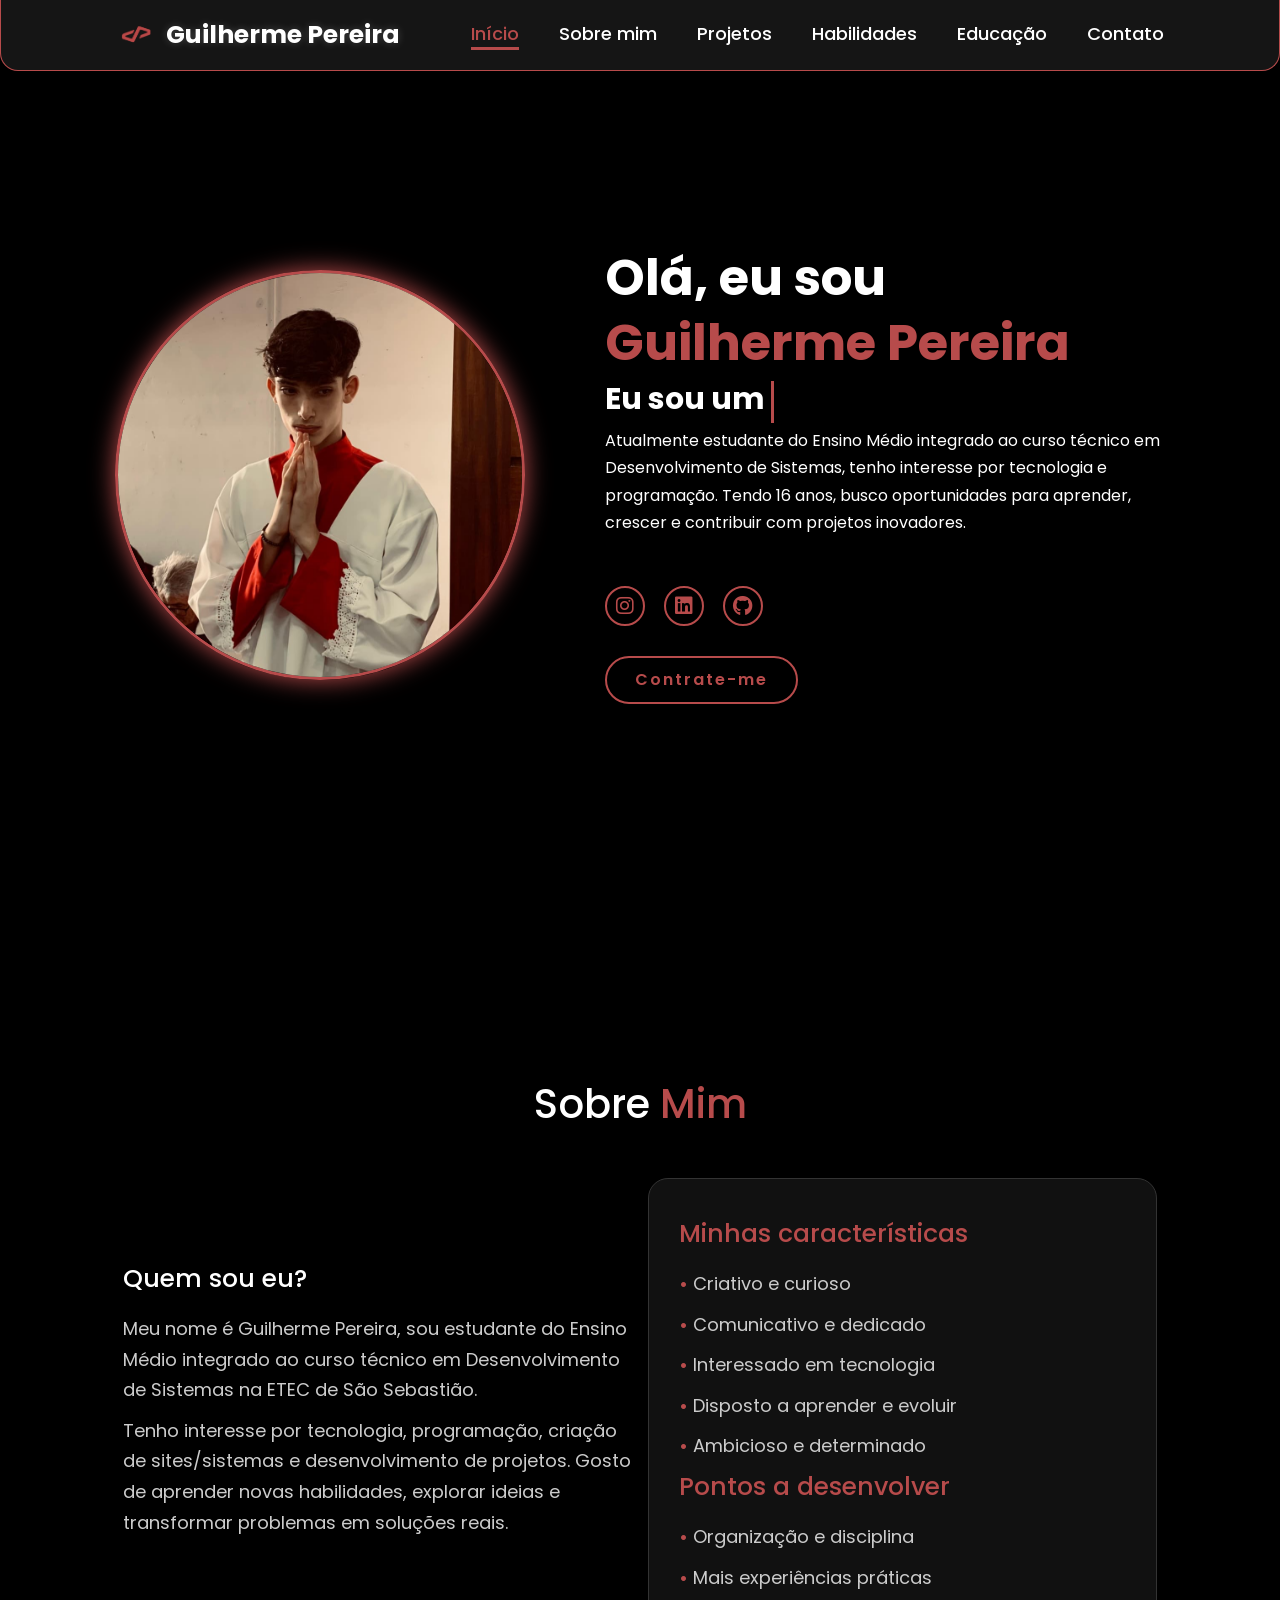
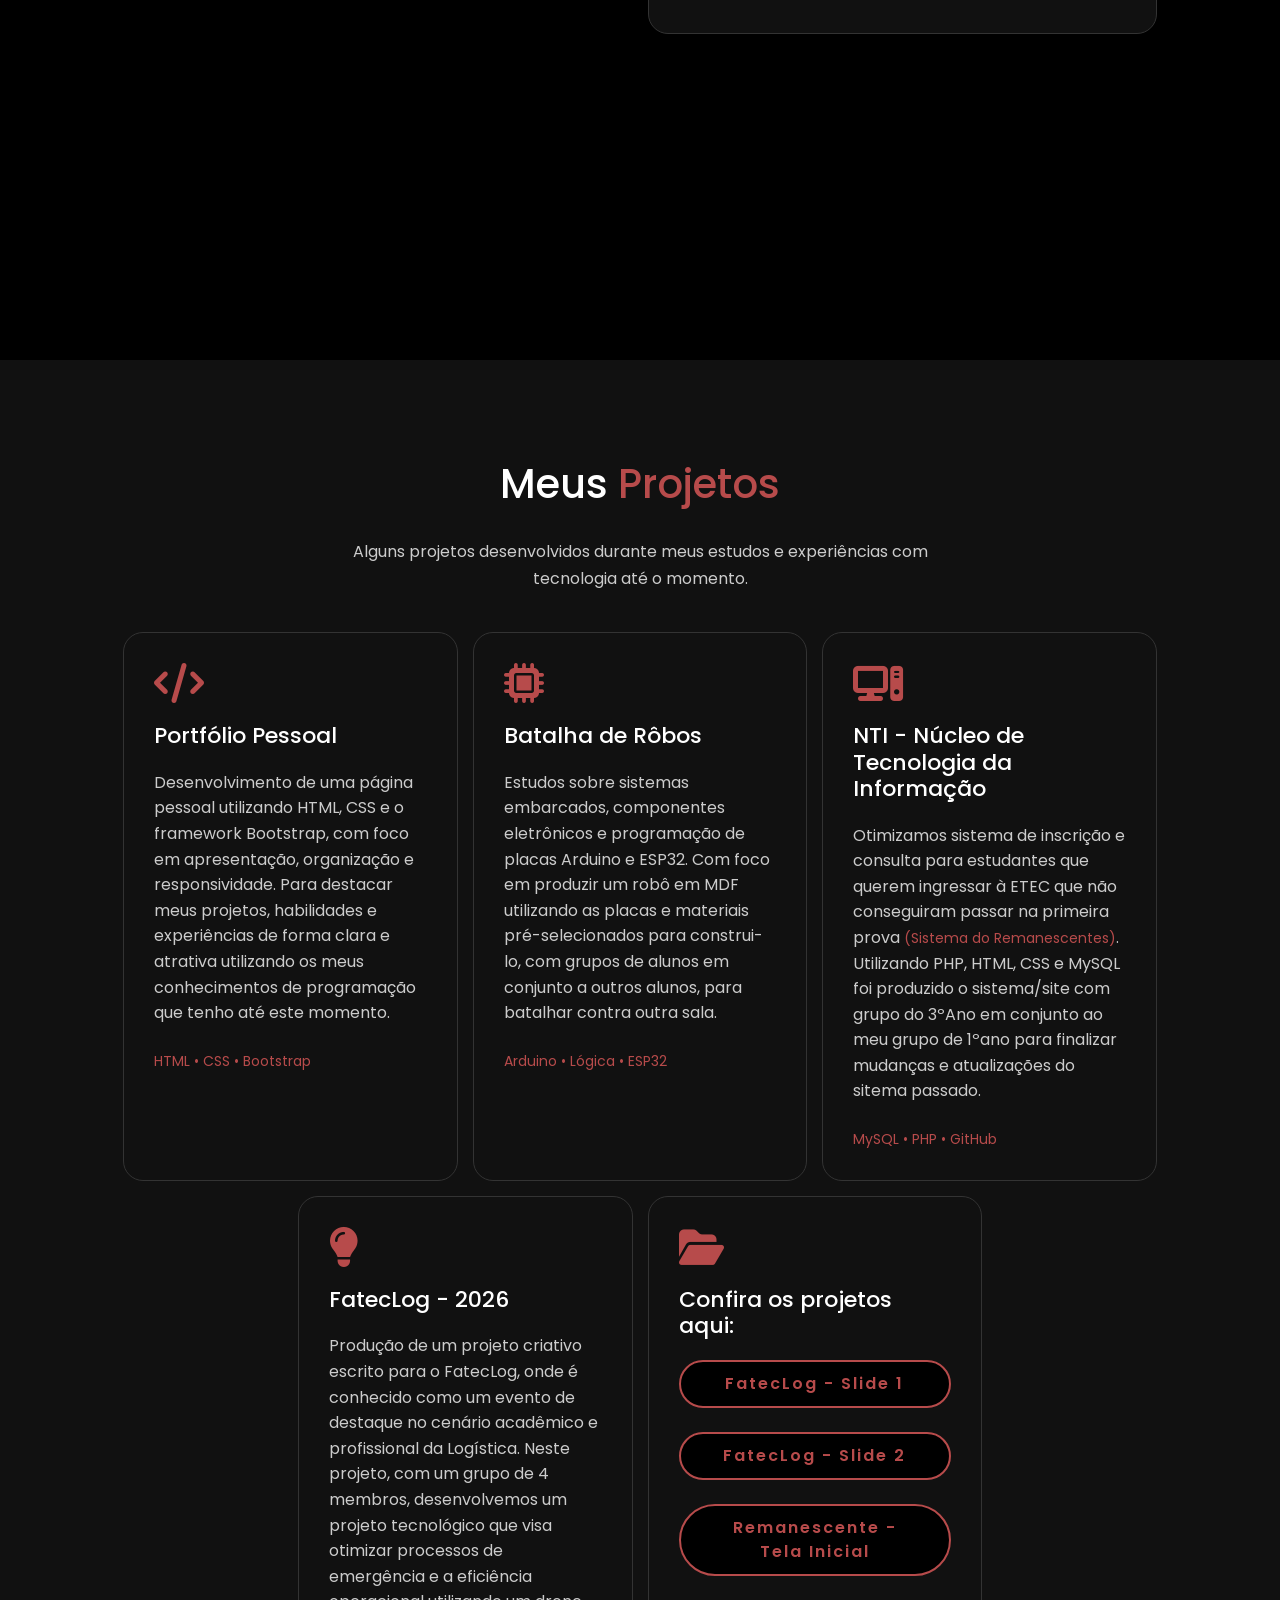
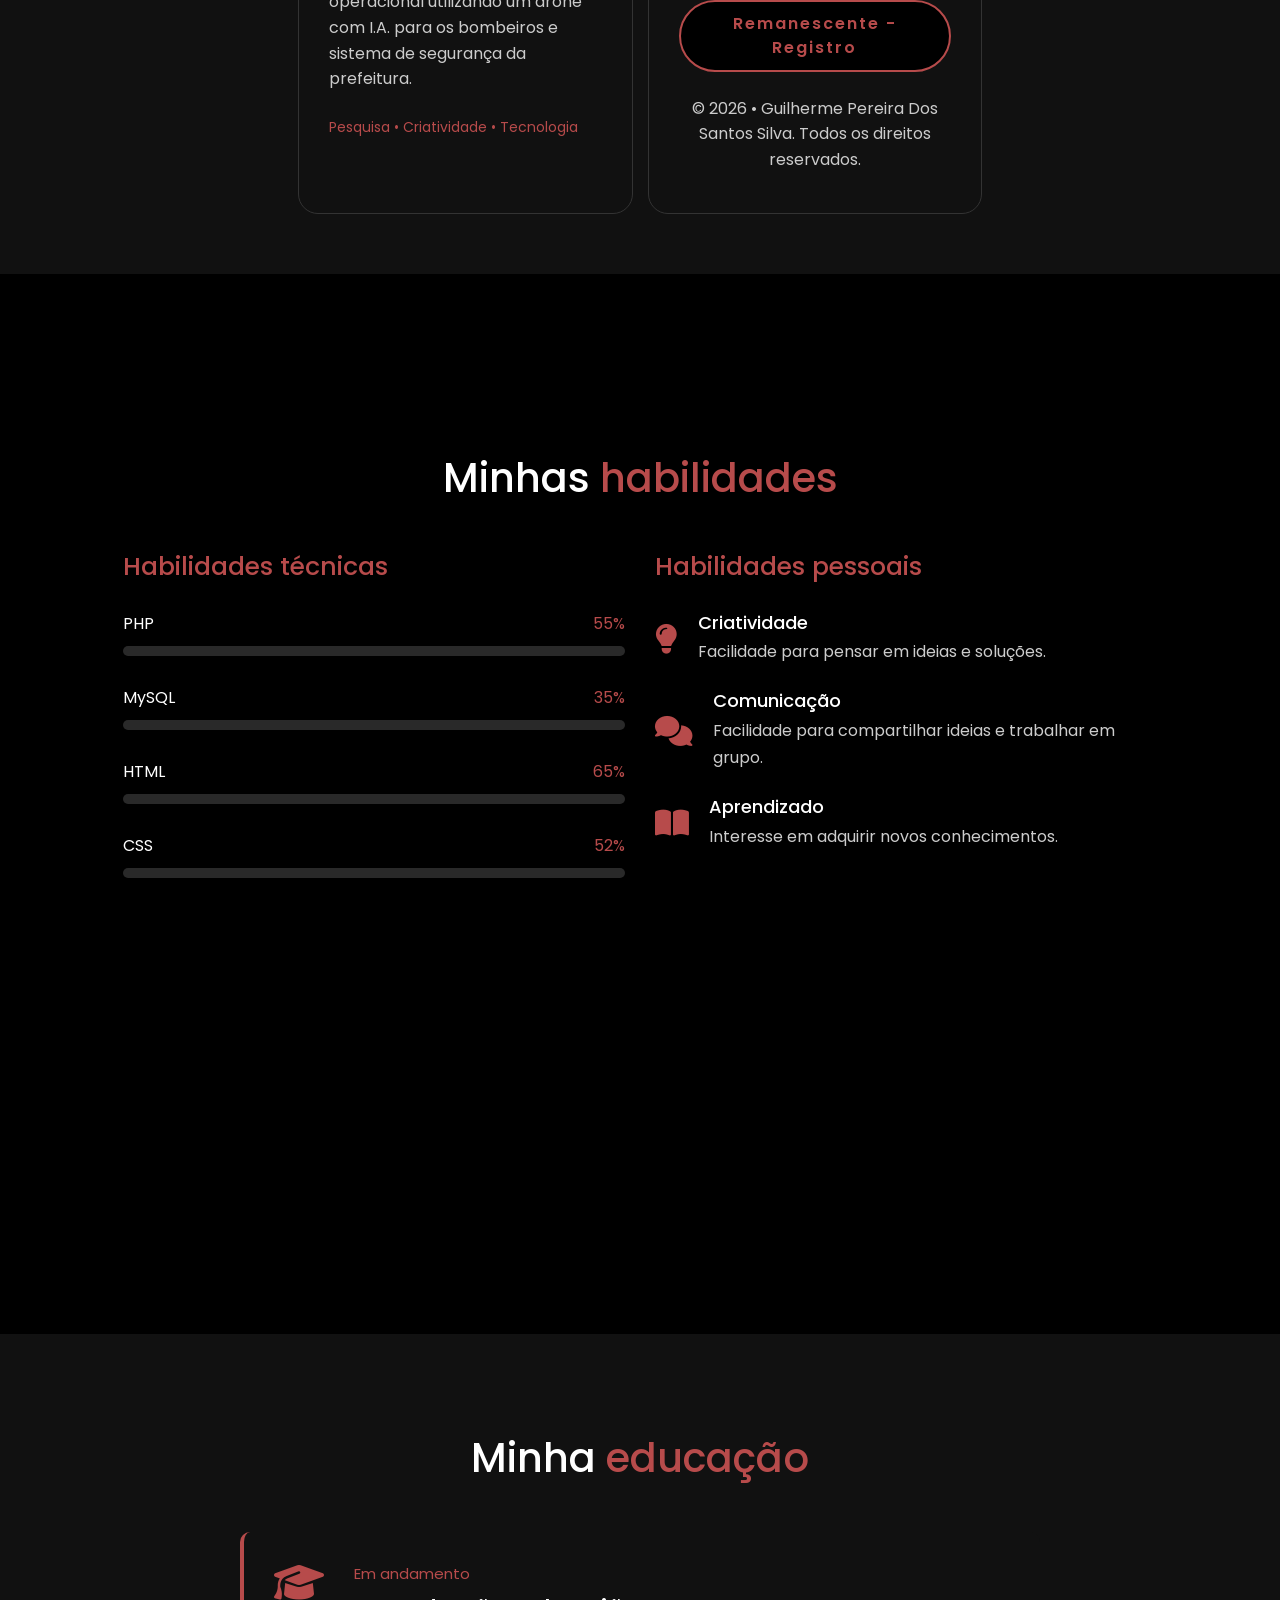
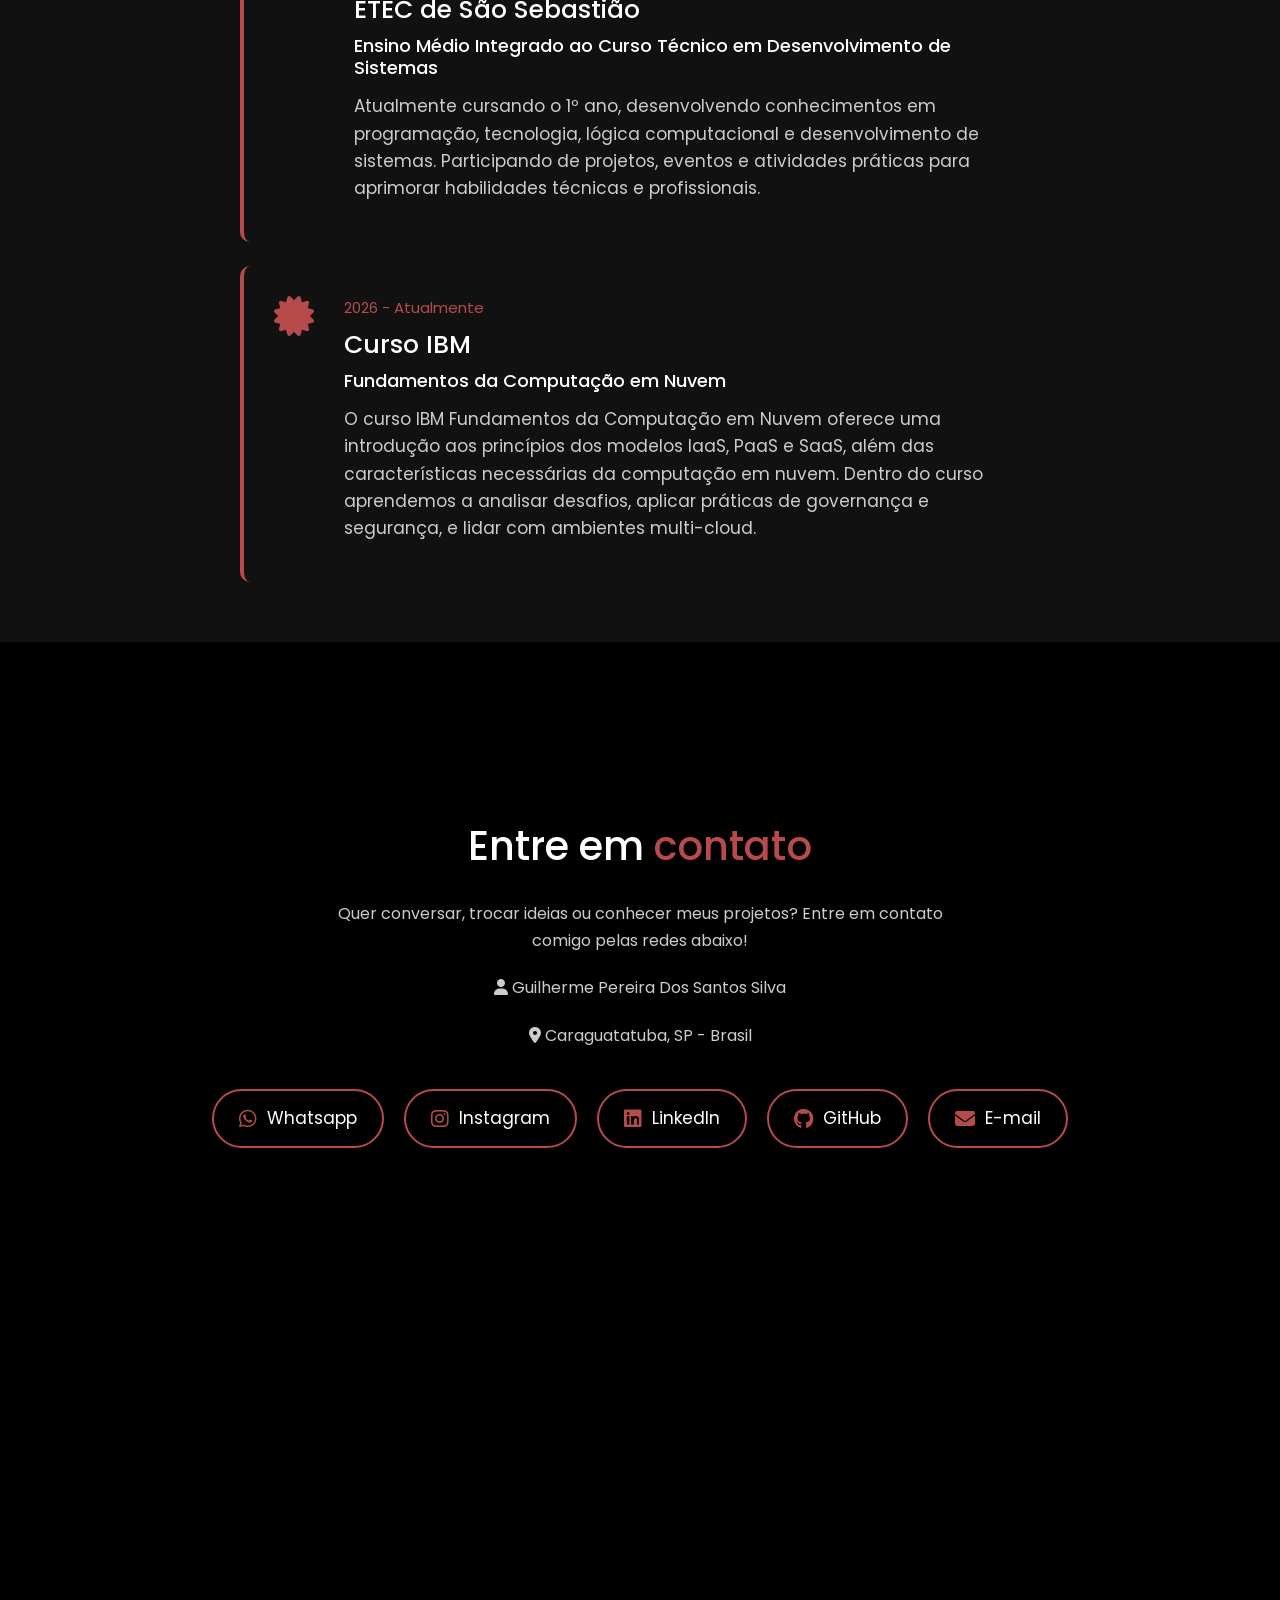
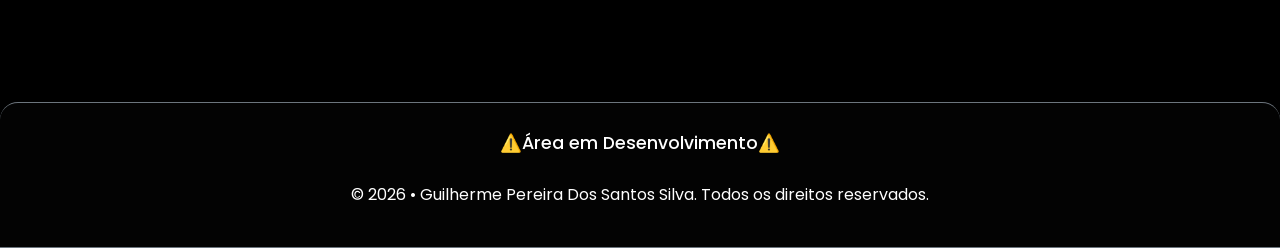
<file: index.html>
<!DOCTYPE html>
<html lang="pt-BR">

<head>
    <meta charset="UTF-8">
    <meta name="viewport" content="width=device-width, initial-scale=1.0">
    <title>Guilherme Pereira | Portfólio</title>

    <!-- boots -->
    <link href="https://cdn.jsdelivr.net/npm/bootstrap@5.3.8/dist/css/bootstrap.min.css" rel="stylesheet">

    <link rel="stylesheet" href="https://cdnjs.cloudflare.com/ajax/libs/font-awesome/6.5.2/css/all.min.css">
    <link rel="preconnect" href="https://fonts.googleapis.com">
    <link rel="preconnect" href="https://fonts.gstatic.com" crossorigin>
    <link href="https://fonts.googleapis.com/css2?family=Poppins:wght@100;200;300;400;500;600;700;800&display=swap"
        rel="stylesheet">

    <link rel="stylesheet" href="style.css">
    <!-- <link rel="icon" type="image/svg+xml" href="favicon.svg"> -->
     <link rel="icon" type="image/png" href="logosemfundo.png">
</head>

<body>
    <header class="d-flex justify-content-between align-items-center">
        <!-- <a href="#inicio" class="logo">
            <i class="fa-solid fa-code"></i>
            Guilherme Pereira
        </a> -->
        <a class="navbar-brand d-flex align-items-center" href="#">
            <img src="logosemfundo.png" alt="Logo Guilherme Pereira" class="logo-navbar">
            <span class="logo">Guilherme Pereira</span>
        </a>

        <nav class="d-flex align-items-center">
            <a href="#inicio" class="active">Início</a>
            <a href="#sobre">Sobre mim</a>
            <a href="#projetos">Projetos</a>
            <a href="#habilidades">Habilidades</a>
            <a href="#educacao">Educação</a>
            <a href="#contato">Contato</a>
        </nav>
    </header>

    <section class="home d-flex justify-content-center align-items-center" id="inicio">
        <div class="content">
            <img src="coroinha1.jpg" alt="Foto de Guilherme Pereira" id="foto">
        </div>

        <div class="home-content">
            <h1>Olá, eu sou <span>Guilherme Pereira</span></h1>
            <h3 class="typing-text">Eu sou um <span></span></h3>
            <p>
                Atualmente estudante do Ensino Médio integrado ao curso técnico em Desenvolvimento de Sistemas, tenho
                interesse por tecnologia e programação.
                Tendo 16 anos, busco oportunidades para aprender, crescer e contribuir com projetos inovadores.
            </p>

            <div class="social-icons">
                <a href="https://www.instagram.com/guipdev?rptxt=Y3NhcWdieTg4b2ph" target="_blank"
                    rel="noopener noreferrer" aria-label="Instagram"><i class="fa-brands fa-instagram"></i></a>
                <a href="https://www.linkedin.com/in/guilherme-pereira-2783b53a6/" target="_blank"
                    rel="noopener noreferrer" aria-label="LinkedIn"><i class="fa-brands fa-linkedin"></i></a>
                <a href="https://github.com/GuilhermePereira-Santos" target="_blank" rel="noopener noreferrer"
                    aria-label="GitHub"><i class="fa-brands fa-github"></i></a>
            </div>
            <!-- target="_blank" -->
            <a href="#contato" class="btn btn-portfolio whatsapp-link">
                Contrate-me
            </a>
        </div>
    </section>

    <section class="portfolio-section" id="sobre">
        <div class="container">
            <h2 class="section-title">Sobre <span>Mim</span></h2>

            <div class="row align-items-center">
                <div class="col-md-6">
                    <h3>Quem sou eu?</h3>
                    <p>
                        Meu nome é <span>Guilherme Pereira</span>, sou estudante do Ensino Médio integrado ao curso
                        técnico em Desenvolvimento de Sistemas na ETEC de São Sebastião.
                    </p>
                    <p>
                        Tenho interesse por tecnologia, programação, criação de sites/sistemas e desenvolvimento de
                        projetos. Gosto de aprender novas habilidades, explorar ideias e transformar problemas em
                        soluções reais.
                    </p>
                </div>

                <div class="col-md-6">
                    <div class="info-card">
                        <h3>Minhas características</h3>
                        <p><span>•</span> Criativo e curioso</p>
                        <p><span>•</span> Comunicativo e dedicado</p>
                        <p><span>•</span> Interessado em tecnologia</p>
                        <p><span>•</span> Disposto a aprender e evoluir</p>
                        <p><span>•</span> Ambicioso e determinado</p>

                        <h3>Pontos a desenvolver</h3>
                        <p><span>•</span> Organização e disciplina</p>
                        <p><span>•</span> Mais experiências práticas</p>
                    </div>
                </div>
            </div>
        </div>
    </section>

    <section class="portfolio-section alternate" id="projetos">
        <div class="container">
            <h2 class="section-title">Meus <span>Projetos</span></h2>
            <p class="section-description">
                Alguns projetos desenvolvidos durante meus estudos e experiências com tecnologia até o momento.
            </p>

            <div class="row g-4 justify-content-center">
                <div class="col-md-6 col-lg-4">
                    <div class="project-card">
                        <i class="fa-solid fa-code"></i>
                        <h3>Portfólio Pessoal</h3>
                        <p>
                            Desenvolvimento de uma página pessoal utilizando HTML, CSS e o framework Bootstrap, com foco
                            em apresentação, organização e responsividade.
                            Para destacar meus projetos, habilidades e experiências de forma clara e atrativa utilizando
                            os meus conhecimentos de programação que tenho até este momento.
                        </p>
                        <span>HTML • CSS • Bootstrap</span>
                    </div>
                </div>

                <div class="col-md-6 col-lg-4">
                    <div class="project-card">
                        <i class="fa-solid fa-microchip"></i>
                        <h3>Batalha de Rôbos</h3>
                        <p>
                            Estudos sobre sistemas embarcados, componentes eletrônicos e programação de placas Arduino e
                            ESP32.
                            Com foco em produzir um robô em MDF utilizando as placas e materiais pré-selecionados para
                            construi-lo, com grupos de alunos em
                            conjunto a outros alunos, para batalhar contra outra sala.
                        </p>
                        <span>Arduino • Lógica • ESP32</span>
                    </div>
                </div>

                <div class="col-md-6 col-lg-4">
                    <div class="project-card">
                        <i class="fa-solid fa-computer"></i>
                        <h3>NTI - Núcleo de Tecnologia da Informação</h3>
                        <p>
                            Otimizamos sistema de inscrição e consulta para estudantes que querem ingressar à ETEC que
                            não conseguiram passar na primeira prova <span>(Sistema do Remanescentes)</span>.
                            Utilizando PHP, HTML, CSS e MySQL foi produzido o sistema/site com grupo do 3ºAno em
                            conjunto
                            ao meu grupo de 1ºano para finalizar mudanças e atualizações do sitema passado.
                        </p>
                        <span>MySQL • PHP • GitHub</span>
                    </div>
                </div>

                <div class="col-md-6 col-lg-4">
                    <div class="project-card">
                        <i class="fa-solid fa-lightbulb"></i>
                        <h3>FatecLog - 2026</h3>
                        <p>
                            Produção de um projeto criativo escrito para o FatecLog, onde é conhecido como um evento de
                            destaque no cenário acadêmico e profissional da Logística.
                            Neste projeto, com um grupo de 4 membros, desenvolvemos um projeto tecnológico que visa
                            otimizar processos de emergência e a eficiência operacional
                            utilizando um drone com I.A. para os bombeiros e sistema de segurança da prefeitura.
                        </p>
                        <span>Pesquisa • Criatividade • Tecnologia</span>
                    </div>
                </div>

                <div class="col-md-6 col-lg-4">
                    <div class="project-card">
                        <i class="fa-solid fa-folder-open"></i>
                        <h3>Confira os projetos aqui: </h3>
                        <button class="btn btn-portfolio" onclick="window.open('slide1.png')">
                            FatecLog - Slide 1
                        </button>
                        <br>
                        <button class="btn btn-portfolio" onclick="window.open('slide2.png')">
                            FatecLog - Slide 2
                        </button>
                        <br>
                        <button class="btn btn-portfolio" onclick="window.open('telainicialremanescente.jpg')">
                            Remanescente - Tela Inicial
                        </button>
                        <br>
                        <button class="btn btn-portfolio" onclick="window.open('telaregistroremanescente.jpg')">
                            Remanescente - Registro
                        </button>
                        <br>
                        <p class="text-center text-red">© 2026 • Guilherme Pereira Dos Santos Silva. Todos os direitos
                            reservados.</p>
                    </div>
                </div>

            </div>
        </div>
    </section>

    <section class="portfolio-section" id="habilidades">
        <div class="container">
            <h2 class="section-title">Minhas <span>habilidades</span></h2>

            <div class="row g-5">
                <div class="col-md-6">
                    <h3 class="skills-subtitle">Habilidades técnicas</h3>

                    <div class="skill">
                        <div class="skill-info"><span>PHP</span><span>55%</span></div>
                        <div class="progress">
                            <div class="progress-bar" data-width="55%"></div>
                        </div>
                    </div>

                    <div class="skill">
                        <div class="skill-info"><span>MySQL</span><span>35%</span></div>
                        <div class="progress">
                            <div class="progress-bar" data-width="35%"></div>
                        </div>
                    </div>

                    <div class="skill">
                        <div class="skill-info"><span>HTML</span><span>65%</span></div>
                        <div class="progress">
                            <div class="progress-bar" data-width="65%"></div>
                        </div>
                    </div>

                    <div class="skill">
                        <div class="skill-info"><span>CSS</span><span>52%</span></div>
                        <div class="progress">
                            <div class="progress-bar" data-width="52%"></div>
                        </div>
                    </div>

                </div>

                <div class="col-md-6">
                    <h3 class="skills-subtitle">Habilidades pessoais</h3>

                    <div class="personal-skill d-flex align-items-center">
                        <i class="fa-solid fa-lightbulb"></i>
                        <div>
                            <h4>Criatividade</h4>
                            <p>Facilidade para pensar em ideias e soluções.</p>
                        </div>
                    </div>

                    <div class="personal-skill d-flex align-items-center">
                        <i class="fa-solid fa-comments"></i>
                        <div>
                            <h4>Comunicação</h4>
                            <p>Facilidade para compartilhar ideias e trabalhar em grupo.</p>
                        </div>
                    </div>

                    <div class="personal-skill d-flex align-items-center">
                        <i class="fa-solid fa-book-open"></i>
                        <div>
                            <h4>Aprendizado</h4>
                            <p>Interesse em adquirir novos conhecimentos.</p>
                        </div>
                    </div>
                </div>
            </div>
        </div>
    </section>

    <section class="portfolio-section alternate" id="educacao">
        <div class="container">
            <h2 class="section-title">Minha <span>educação</span></h2>

            <div class="education-card">
                <i class="fa-solid fa-graduation-cap"></i>
                <div>
                    <span class="education-date">Em andamento</span>
                    <h3>ETEC de São Sebastião</h3>
                    <h4>Ensino Médio Integrado ao Curso Técnico em Desenvolvimento de Sistemas</h4>
                    <p>
                        Atualmente cursando o 1º ano, desenvolvendo conhecimentos em programação, tecnologia, lógica
                        computacional e desenvolvimento de sistemas.
                        Participando de projetos, eventos e atividades práticas para aprimorar habilidades técnicas e
                        profissionais.
                    </p>
                </div>
            </div>
            <br>
            <div class="education-card">
                <i class="fa-solid fa-certificate"></i>
                <div>
                    <span class="education-date">2026 - Atualmente</span>
                    <h3>Curso IBM</h3>
                    <h4>Fundamentos da Computação em Nuvem</h4>
                    <p>
                        O curso IBM Fundamentos da Computação em Nuvem oferece uma introdução aos princípios dos modelos
                        IaaS, PaaS e SaaS, além das características necessárias da computação em nuvem.
                        Dentro do curso aprendemos a analisar desafios, aplicar práticas de governança e segurança, e
                        lidar com ambientes multi-cloud.
                    </p>
                </div>
            </div>
        </div>
    </section>

    <section class="portfolio-section" id="contato">
        <div class="container">
            <h2 class="section-title">Entre em <span>contato</span></h2>
            <p class="section-description">
                Quer conversar, trocar ideias ou conhecer meus projetos? Entre em contato comigo pelas redes abaixo!
            </p>
            <p class="section-description"> <i class="fa-solid fa-user"></i> <span>Guilherme Pereira Dos Santos
                    Silva</span></p>
            <p class="section-description"> <i class="fa-solid fa-location-dot"></i>
                Caraguatatuba, SP - Brasil
            </p>

            <div class="contact-links">
                <a href="https://wa.me/5512983160096?text=Seu%20nome%3A%20%0AO%20que%20deseja%3A%20" target="_blank"
                    rel="noopener noreferrer" class="whatsapp-link">
                    <i class="fa-brands fa-whatsapp"></i> Whatsapp
                    <span class="whatsapp-tooltip">(12) 98316-0096</span>
                </a>
                <a href="https://www.instagram.com/guipdev?rptxt=Y3NhcWdieTg4b2ph" target="_blank"
                    rel="noopener noreferrer" class="instagram-link">
                    <i class="fa-brands fa-instagram"></i> Instagram
                    <span class="instagram-tooltip">@guipdev</span>
                </a>
                <a href="https://www.linkedin.com/in/guilherme-pereira-2783b53a6/" target="_blank"
                    rel="noopener noreferrer" class="linkedin-link">
                    <i class="fa-brands fa-linkedin"></i> LinkedIn
                    <span class="linkedin-tooltip">Guilherme Pereira</span>
                </a>
                <a href="https://github.com/GuilhermePereira-Santos" target="_blank" rel="noopener noreferrer"
                    class="github-link">
                    <i class="fa-brands fa-github"></i> GitHub
                    <span class="github-tooltip">GuilhermePereira-Santos</span>
                </a>
                <a href="https://mail.google.com/mail/u/1/#inbox?compose=CllgCJvkXFdxcvhsggrJctrbJCZmxQWPHHGWLbHWPZHKKtTBmBKkgrsPKWgHrHWKPfwnpWtngLV"
                    class="email-link">
                    <i class="fa-solid fa-envelope"></i> E-mail
                    <span class="email-tooltip">guilhermep.contato021@gmail.com</span>
                </a>
            </div>
        </div>
    </section>

    <footer class="py-5 mt-5 border-top border-secondary">
        <div class="container-fluid">
            <div class="container">
                <!-- <div class="row gy-4 text-white">
                    <div class="col-12 col-md-4">
                        <a class="navbar-brand fw-bold fs-4 d-flex align-items-center mb-2 logo" href="#">
                            <span class="text-primary-custom me-2 fa-solid fa-code"></span></a>
                        <p class="text-muted small">Desenvolvedor Aprendiz<br>Solucionando problemas com códigos e criando experiências incríveis.</p>
                    </div>

                    <div class="col-6 col-md-4">
                        <h5 class=" mb-3 fs-6">N A V E G A Ç Ã O</h5>
                        <ul class="list-unstyled d-flex flex-column gap-2 text-muted small">
                            <li><a href="#inicio" class="text-decoration-none text-muted nav-link-footer">Início</a>
                            </li>
                            <li><a href="#sobre" class="text-decoration-none text-muted nav-link-footer">Sobre</a></li>
                            <li><a href="#habilidades"
                                    class="text-decoration-none text-muted nav-link-footer">Habilidades</a></li>
                            <li><a href="#educacao" class="text-decoration-none text-muted nav-link-footer">Educação</a>
                            </li>
                            <li><a href="#projetos" class="text-decoration-none text-muted nav-link-footer">Projetos</a>
                            </li>
                            <li><a href="#contato" class="text-decoration-none text-muted nav-link-footer">Contato</a>
                            </li>
                        </ul>
                    </div>

                    <div class="col-6 col-md-4 social-links">
                        <h5 class="mb-3 fs-6">S O C I A L</h5>
                        <div class="d-flex flex-wrap gap-3">
                            <a href="https://www.instagram.com/guipdev?rptxt=Y3NhcWdieTg4b2ph" target="_blank"
                                rel="noopener noreferrer" aria-label="Instagram">
                                <i class="fa-brands fa-instagram"></i>
                            </a>
                            <br>
                            <a href="https://wa.me/5512983160096?text=Seu%20nome%3A%20%0AO%20que%20deseja%3A%20" target="_blank" rel="noopener noreferrer"
                                aria-label="WhatsApp">
                                <i class="fa-brands fa-whatsapp"></i>
                            </a>
                            <br>
                            <a href="mailto:guilhermep.contato021@gmail.com" target="_blank" rel="noopener noreferrer"
                                aria-label="Email">
                                <i class="fa-brands bi bi-envelope"></i>
                            </a>
                            <br>
                            <a href="https://www.linkedin.com/in/guilherme-pereira-2783b53a6/" target="_blank"
                                rel="noopener noreferrer" aria-label="LinkedIn">
                                <i class="fa-brands fa-linkedin"></i>
                            </a>
                            <br>
                            <a href="https://github.com/GuilhermePereira-Santos" target="_blank" rel="noopener noreferrer"
                                aria-label="GitHub">
                                <i class="fa-brands fa-github"></i>
                            </a>
                        </div>
                    </div>
                </div> --->
                <h3 class="text-center">⚠️Área em Desenvolvimento⚠️</h3>
                <br>
                <p class="text-center text-white">© 2026 • Guilherme Pereira Dos Santos Silva. Todos os direitos
                    reservados.
                </p>
                <!-- https://www.caracteresespeciais.com.br/artigos/simbolos-copyright-marca-registrada-tm -->
            </div>
        </div>
    </footer>

    <script src="https://cdn.jsdelivr.net/npm/bootstrap@5.3.8/dist/js/bootstrap.bundle.min.js"></script>
    <script>
        // animação
        const skillsSection = document.querySelector("#habilidades");
        const progressBars = skillsSection.querySelectorAll(".progress-bar");

        const observer = new IntersectionObserver((entries) => {
            entries.forEach(entry => {

                if (entry.isIntersecting) {
                    // Preenche as barras ao entrar na seção
                    progressBars.forEach(bar => {
                        bar.style.width = bar.dataset.width;
                    });

                } else {
                    // Reseta as barras ao sair da seção
                    progressBars.forEach(bar => {
                        bar.style.width = "0";
                    });
                }

            });
        }, {
            threshold: 0
        });

        observer.observe(skillsSection);
        // const skillsSection = document.querySelector("#habilidades");
        // const progressBars = document.querySelectorAll(".progress-bar");

        // const observer = new IntersectionObserver((entries) => {
        //     entries.forEach(entry => {
        //         if (entry.isIntersecting) {
        //             progressBars.forEach(bar => bar.style.width = bar.dataset.width);
        //             observer.unobserve(skillsSection);
        //         }
        //     });
        // }, { threshold: 0.4 });

        observer.observe(skillsSection);

        document.addEventListener("contextmenu", event => event.preventDefault());
        document.addEventListener("keydown", event => {
            if (event.key === "F12" ||
                (event.ctrlKey && event.key.toLowerCase() === "u") ||
                (event.ctrlKey && event.shiftKey && ["i", "j"].includes(event.key.toLowerCase()))) {
                event.preventDefault();
            }
        });
    </script>
</body>

</html>
<!-- <section class="portfolio-section alternate is-under-construction" id="projetos">

    <div class="container">
        Todo o conteúdo original dos projetos
    </div>

    <div class="construction-notice">
        <i class="fa-solid fa-screwdriver-wrench"></i>
        Área em reforma
    </div>

</section> -->
</file>
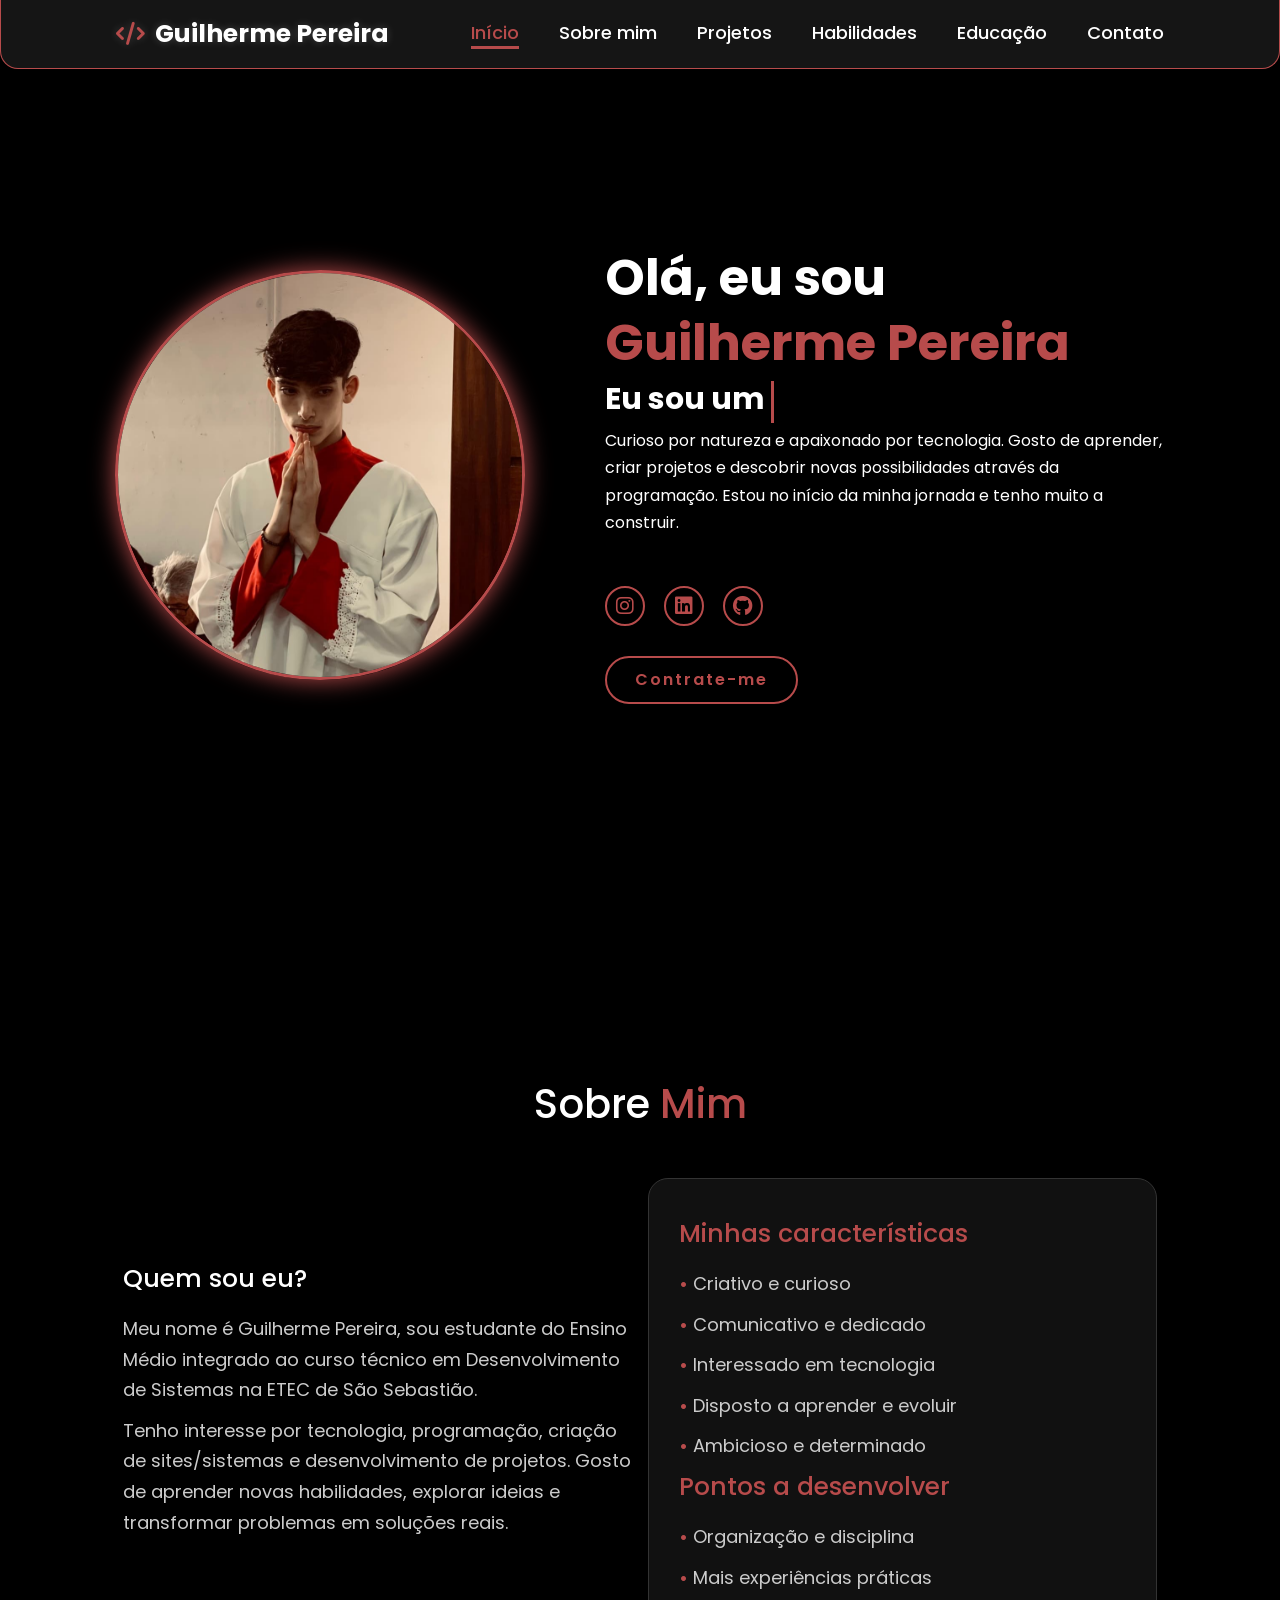
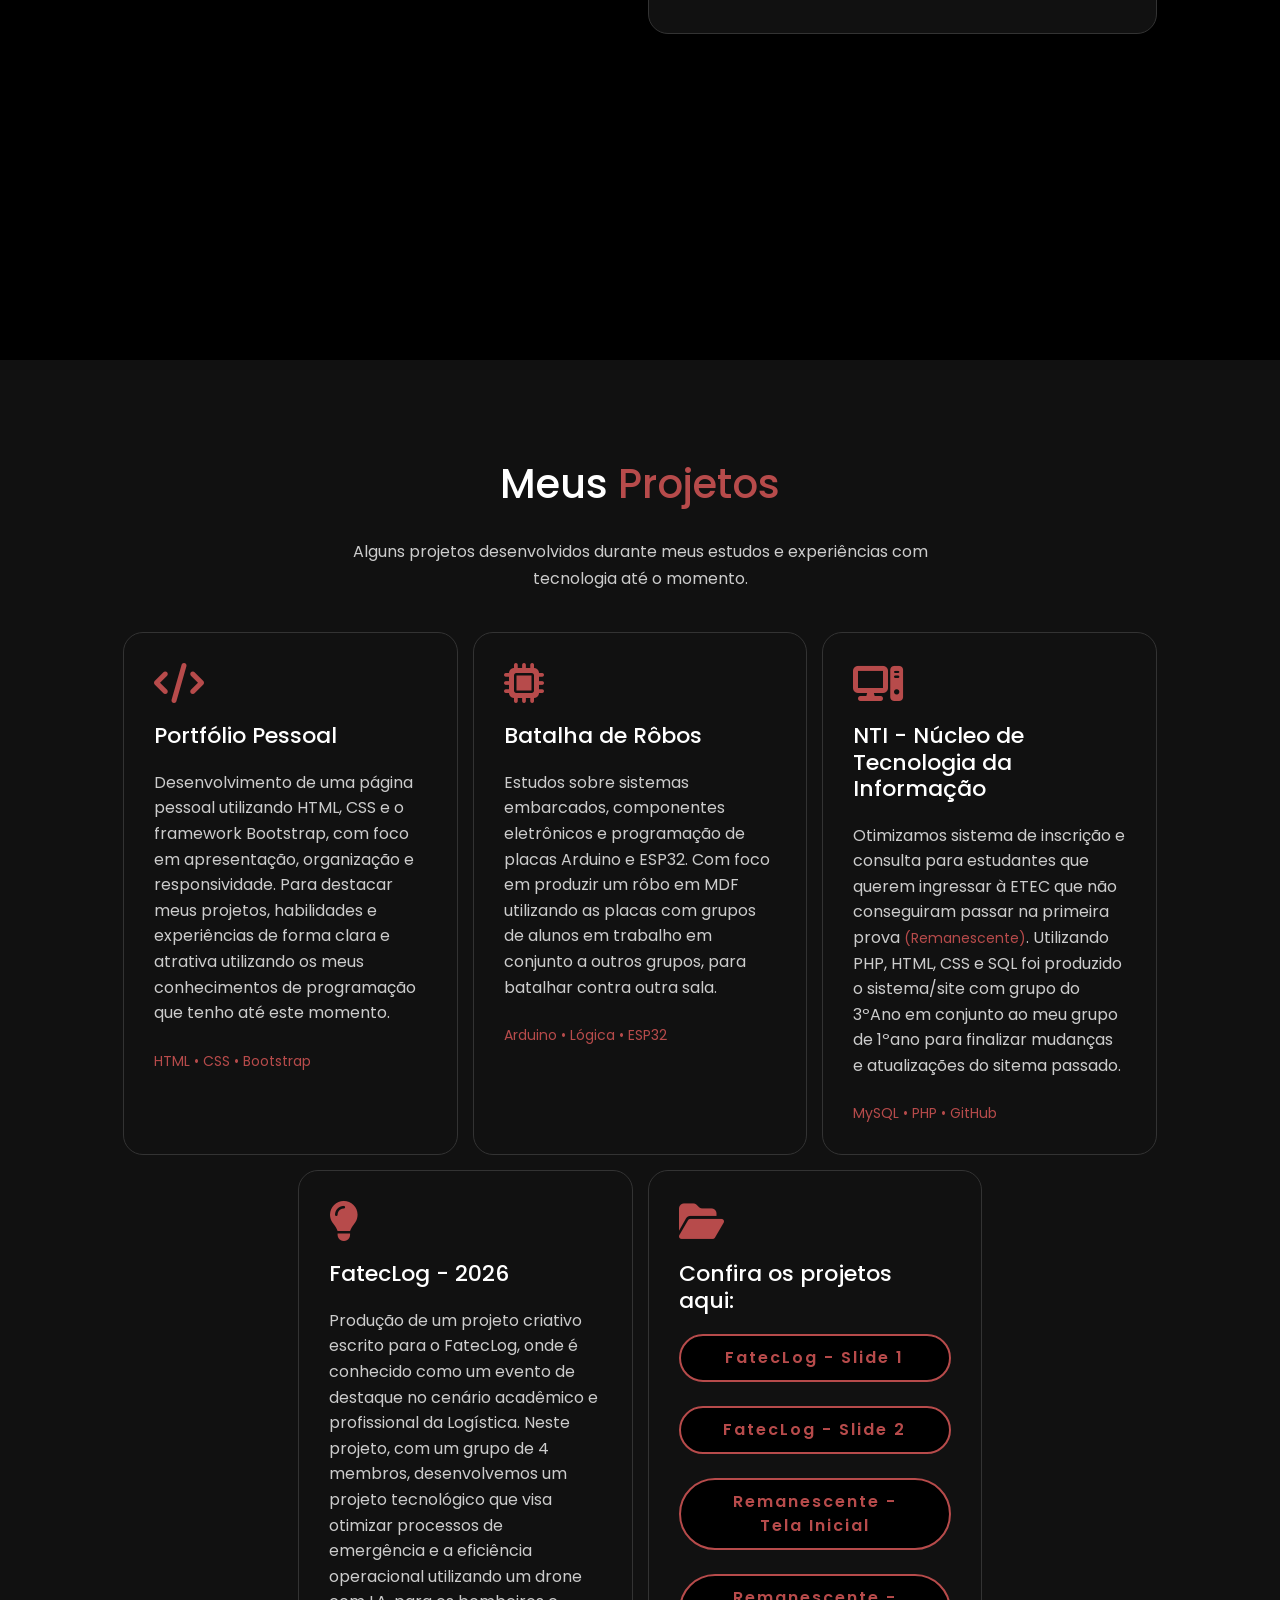
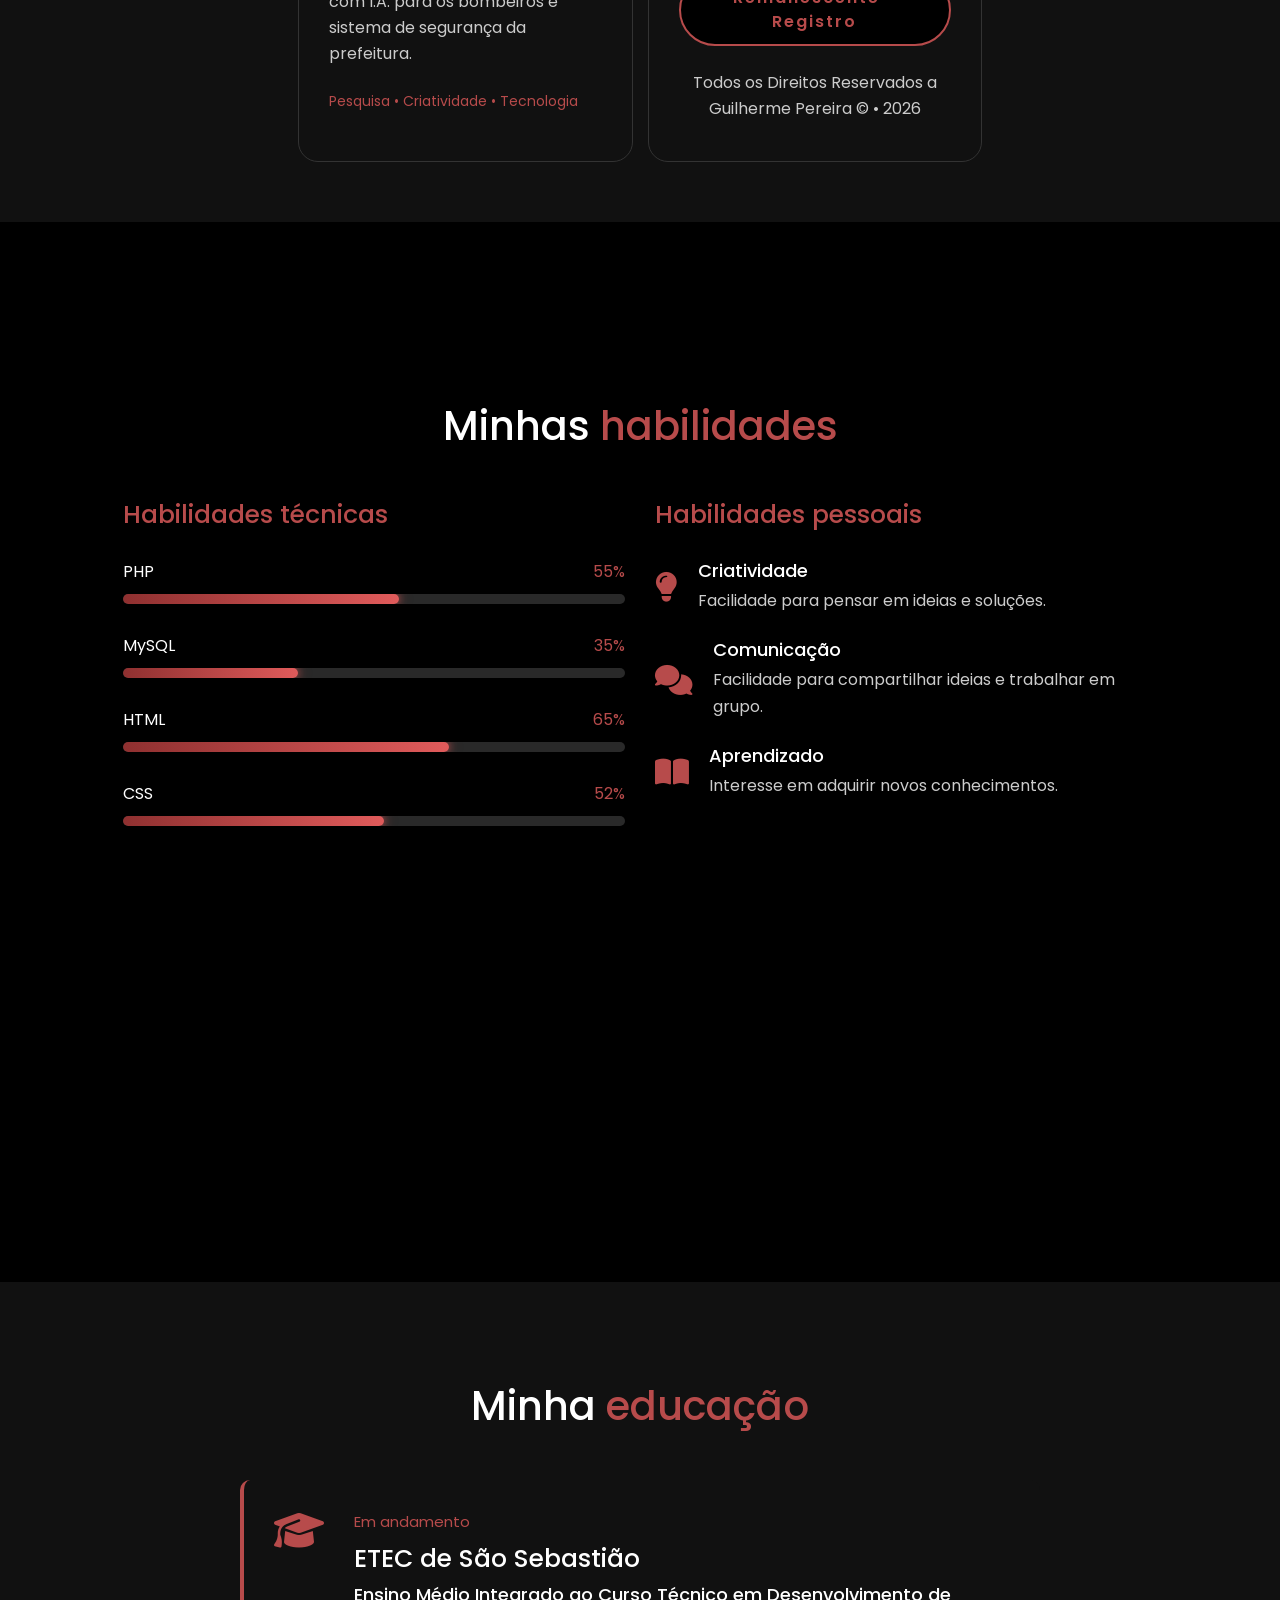
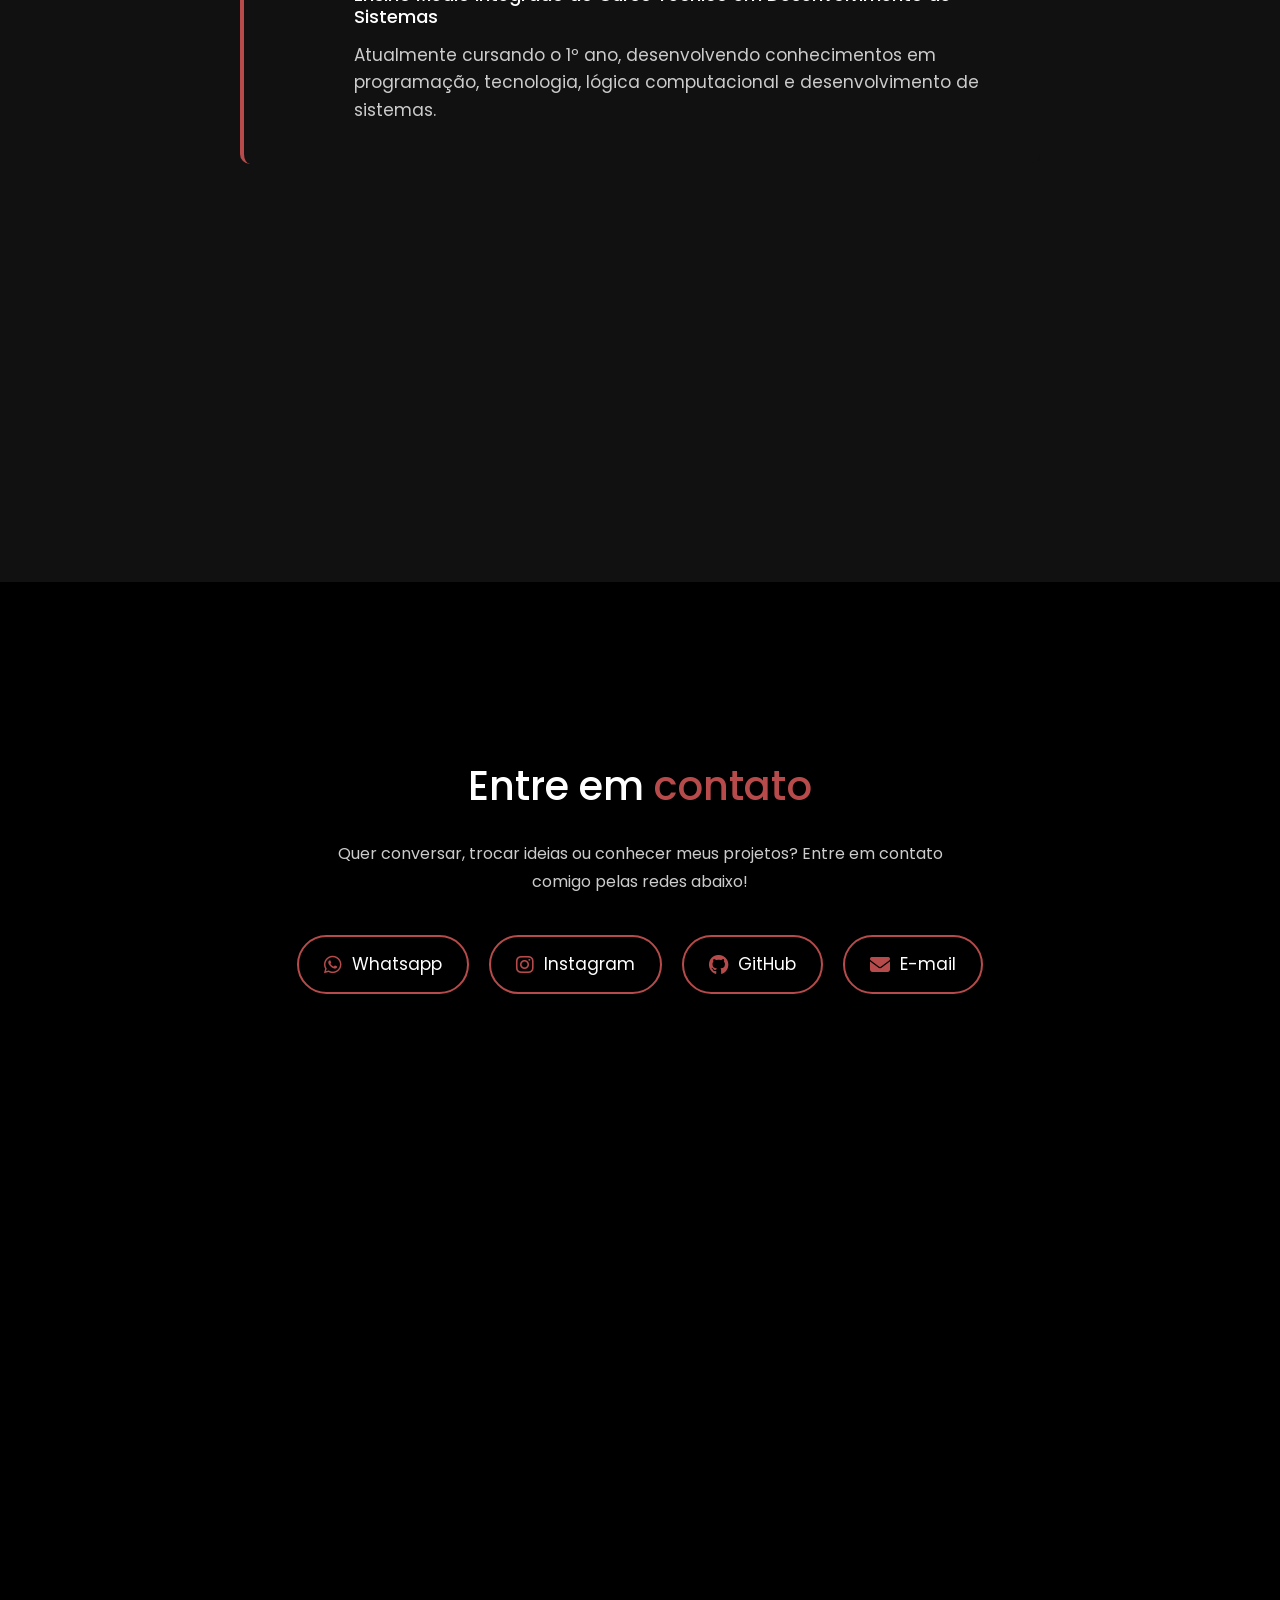
<file: portifolio.html>
<!DOCTYPE html>
<html lang="pt-BR">
<head>
    <meta charset="UTF-8">
    <meta name="viewport" content="width=device-width, initial-scale=1.0">
    <title>Guilherme Pereira | Portfólio</title>

    <!-- boots -->
    <link href="https://cdn.jsdelivr.net/npm/bootstrap@5.3.8/dist/css/bootstrap.min.css" rel="stylesheet">

    <link rel="stylesheet" href="https://cdnjs.cloudflare.com/ajax/libs/font-awesome/6.5.2/css/all.min.css">
    <link rel="preconnect" href="https://fonts.googleapis.com">
    <link rel="preconnect" href="https://fonts.gstatic.com" crossorigin>
    <link href="https://fonts.googleapis.com/css2?family=Poppins:wght@100;200;300;400;500;600;700;800&display=swap" rel="stylesheet">

    <link rel="stylesheet" href="style.css">
    <link rel="icon" type="image/svg+xml" href="favicon.svg">
</head>
<body>
    <header class="d-flex justify-content-between align-items-center">
        <a href="#inicio" class="logo">
            <i class="fa-solid fa-code"></i>
            Guilherme Pereira
        </a> 

        <nav class="d-flex align-items-center">
            <a href="#inicio" class="active">Início</a>
            <a href="#sobre">Sobre mim</a>
            <a href="#projetos">Projetos</a>
            <a href="#habilidades">Habilidades</a>
            <a href="#educacao">Educação</a>
            <a href="#contato">Contato</a>
        </nav>
    </header>

    <section class="home d-flex justify-content-center align-items-center" id="inicio">
        <div class="content">
            <img src="coroinha1.jpg" alt="Foto de Guilherme Pereira" id="foto">
        </div>

        <div class="home-content">
            <h1>Olá, eu sou <span>Guilherme Pereira</span></h1>
            <h3 class="typing-text">Eu sou um <span></span></h3>
            <p>
                Curioso por natureza e apaixonado por tecnologia.
                Gosto de aprender, criar projetos e descobrir novas possibilidades através da programação.
                Estou no início da minha jornada e tenho muito a construir.
            </p>

            <div class="social-icons">
                <a href="https://www.instagram.com/guipdev?rptxt=Y3NhcWdieTg4b2ph" target="_blank" rel="noopener noreferrer" aria-label="Instagram"><i class="fa-brands fa-instagram"></i></a>
                <a href="https://www.linkedin.com/in/guilherme-pereira-2783b53a6/" target="_blank" rel="noopener noreferrer" aria-label="LinkedIn"><i class="fa-brands fa-linkedin"></i></a>
                <a href="https://github.com/GuilhermePereira-Santos" target="_blank" rel="noopener noreferrer" aria-label="GitHub"><i class="fa-brands fa-github"></i></a>
            </div>

            <a href="https://wa.me/5512983160096?text=Seu%20nome%3A%20%0AO%20que%20deseja%3A%20" class="btn btn-portfolio">Contrate-me</a>
        </div>
    </section>

    <section class="portfolio-section" id="sobre">
        <div class="container">
            <h2 class="section-title">Sobre <span>Mim</span></h2>

            <div class="row align-items-center">
                <div class="col-md-6">
                    <h3>Quem sou eu?</h3>
                    <p>
                        Meu nome é <span>Guilherme Pereira</span>, sou estudante do Ensino Médio integrado ao curso técnico em Desenvolvimento de Sistemas na ETEC de São Sebastião.
                    </p>
                    <p>
                        Tenho interesse por tecnologia, programação, criação de sites/sistemas e desenvolvimento de projetos. Gosto de aprender novas habilidades, explorar ideias e transformar problemas em soluções reais.
                    </p>
                </div>

                <div class="col-md-6">
                    <div class="info-card">
                        <h3>Minhas características</h3>
                        <p><span>•</span> Criativo e curioso</p>
                        <p><span>•</span> Comunicativo e dedicado</p>
                        <p><span>•</span> Interessado em tecnologia</p>
                        <p><span>•</span> Disposto a aprender e evoluir</p>
                        <p><span>•</span> Ambicioso e determinado</p>

                        <h3>Pontos a desenvolver</h3>
                        <p><span>•</span> Organização e disciplina</p>
                        <p><span>•</span> Mais experiências práticas</p>
                    </div>
                </div>
            </div>
        </div>
    </section>

    <section class="portfolio-section alternate" id="projetos">
        <div class="container">
            <h2 class="section-title">Meus <span>Projetos</span></h2>
            <p class="section-description">
                Alguns projetos desenvolvidos durante meus estudos e experiências com tecnologia até o momento.
            </p>

            <div class="row g-4 justify-content-center">
                <div class="col-md-6 col-lg-4">
                    <div class="project-card">
                        <i class="fa-solid fa-code"></i>
                        <h3>Portfólio Pessoal</h3>
                        <p>
                            Desenvolvimento de uma página pessoal utilizando HTML, CSS e o framework Bootstrap, com foco em apresentação, organização e responsividade.
                            Para destacar meus projetos, habilidades e experiências de forma clara e atrativa utilizando os meus conhecimentos de programação que tenho até este momento.
                        </p>
                        <span>HTML • CSS • Bootstrap</span>
                    </div>
                </div>

                <div class="col-md-6 col-lg-4">
                    <div class="project-card">
                        <i class="fa-solid fa-microchip"></i>
                        <h3>Batalha de Rôbos</h3>
                        <p>
                            Estudos sobre sistemas embarcados, componentes eletrônicos e programação de placas Arduino e ESP32.
                            Com foco em produzir um rôbo em MDF utilizando as placas com grupos de alunos em trabalho em conjunto a outros grupos, para batalhar contra outra sala.
                        </p>
                        <span>Arduino • Lógica • ESP32</span>
                    </div>
                </div>

                <div class="col-md-6 col-lg-4">
                    <div class="project-card">
                        <i class="fa-solid fa-computer"></i>
                        <h3>NTI - Núcleo de Tecnologia da Informação</h3>
                        <p>
                            Otimizamos sistema de inscrição e consulta para estudantes que querem ingressar à ETEC que não conseguiram passar na primeira prova <span>(Remanescente)</span>.
                            Utilizando PHP, HTML, CSS e SQL foi produzido o sistema/site com grupo do 3ºAno em conjunto ao meu grupo de 1ºano para finalizar mudanças e atualizações do sitema passado.
                        </p>
                        <span>MySQL • PHP • GitHub</span>
                    </div>
                </div>

                <div class="col-md-6 col-lg-4">
                    <div class="project-card">
                        <i class="fa-solid fa-lightbulb"></i>
                        <h3>FatecLog - 2026</h3>
                        <p>
                            Produção de um projeto criativo escrito para o FatecLog, onde é conhecido como um evento de destaque no cenário acadêmico e profissional da Logística.
                            Neste projeto, com um grupo de 4 membros, desenvolvemos um projeto tecnológico que visa otimizar processos de emergência e a eficiência operacional
                            utilizando um drone com I.A. para os bombeiros e sistema de segurança da prefeitura.
                        </p>
                        <span>Pesquisa • Criatividade • Tecnologia</span>
                    </div>
                </div>

                <div class="col-md-6 col-lg-4">
                    <div class="project-card">
                        <i class="fa-solid fa-folder-open"></i>
                        <h3>Confira os projetos aqui: </h3>
                        <button class="btn btn-portfolio" onclick="window.open('slide1.png')">
                            FatecLog - Slide 1
                        </button>
                        <br>
                        <button class="btn btn-portfolio" onclick="window.open('slide2.png')">
                            FatecLog - Slide 2
                        </button>
                        <br>
                        <button class="btn btn-portfolio" onclick="window.open('telainicialremanescente.jpg')">
                            Remanescente - Tela Inicial
                        </button>
                        <br>
                        <button class="btn btn-portfolio" onclick="window.open('telaregistroremanescente.jpg')">
                            Remanescente - Registro
                        </button>
                        <br>
                        <p class="text-center text-red">Todos os Direitos Reservados a Guilherme Pereira © • 2026</p>
                    </div>
                </div>

            </div>
        </div>
    </section>

    <section class="portfolio-section" id="habilidades">
        <div class="container">
            <h2 class="section-title">Minhas <span>habilidades</span></h2>

            <div class="row g-5">
                <div class="col-md-6">
                    <h3 class="skills-subtitle">Habilidades técnicas</h3>

                    <div class="skill">
                        <div class="skill-info"><span>PHP</span><span>55%</span></div>
                        <div class="progress"><div class="progress-bar" data-width="55%"></div></div>
                    </div>

                    <div class="skill">
                        <div class="skill-info"><span>MySQL</span><span>35%</span></div>
                        <div class="progress"><div class="progress-bar" data-width="35%"></div></div>
                    </div>

                    <div class="skill">
                        <div class="skill-info"><span>HTML</span><span>65%</span></div>
                        <div class="progress"><div class="progress-bar" data-width="65%"></div></div>
                    </div>

                    <div class="skill">
                        <div class="skill-info"><span>CSS</span><span>52%</span></div>
                        <div class="progress"><div class="progress-bar" data-width="52%"></div></div>
                    </div>

                </div>

                <div class="col-md-6">
                    <h3 class="skills-subtitle">Habilidades pessoais</h3>

                    <div class="personal-skill d-flex align-items-center">
                        <i class="fa-solid fa-lightbulb"></i>
                        <div>
                            <h4>Criatividade</h4>
                            <p>Facilidade para pensar em ideias e soluções.</p>
                        </div>
                    </div>

                    <div class="personal-skill d-flex align-items-center">
                        <i class="fa-solid fa-comments"></i>
                        <div>
                            <h4>Comunicação</h4>
                            <p>Facilidade para compartilhar ideias e trabalhar em grupo.</p>
                        </div>
                    </div>

                    <div class="personal-skill d-flex align-items-center">
                        <i class="fa-solid fa-book-open"></i>
                        <div>
                            <h4>Aprendizado</h4>
                            <p>Interesse em adquirir novos conhecimentos.</p>
                        </div>
                    </div>
                </div>
            </div>
        </div>
    </section>

    <section class="portfolio-section alternate" id="educacao">
        <div class="container">
            <h2 class="section-title">Minha <span>educação</span></h2>

            <div class="education-card">
                <i class="fa-solid fa-graduation-cap"></i>
                <div>
                    <span class="education-date">Em andamento</span>
                    <h3>ETEC de São Sebastião</h3>
                    <h4>Ensino Médio Integrado ao Curso Técnico em Desenvolvimento de Sistemas</h4>
                    <p>
                        Atualmente cursando o 1º ano, desenvolvendo conhecimentos em programação, tecnologia, lógica computacional e desenvolvimento de sistemas.
                    </p>
                </div>
            </div>
        </div>
    </section>

    <section class="portfolio-section" id="contato">
        <div class="container">
            <h2 class="section-title">Entre em <span>contato</span></h2>
            <p class="section-description">
                Quer conversar, trocar ideias ou conhecer meus projetos? Entre em contato comigo pelas redes abaixo!
            </p>

            <div class="contact-links">
                <a href="https://wa.me/5512983160096?text=Seu%20nome%3A%20%0AO%20que%20deseja%3A%20" target="_blank" rel="noopener noreferrer">
                    <i class="fa-brands fa-whatsapp"></i> Whatsapp
                </a>
                <a href="https://www.instagram.com/guipdev?rptxt=Y3NhcWdieTg4b2ph" target="_blank" rel="noopener noreferrer">
                    <i class="fa-brands fa-instagram"></i> Instagram
                </a>
                <a href="https://github.com/GuilhermePereira-Santos" target="_blank" rel="noopener noreferrer">
                    <i class="fa-brands fa-github"></i> GitHub
                </a>
                <a href="https://mail.google.com/mail/u/1/#inbox?compose=CllgCJvkXFdxcvhsggrJctrbJCZmxQWPHHGWLbHWPZHKKtTBmBKkgrsPKWgHrHWKPfwnpWtngLV" class="email-link">
                    <i class="fa-solid fa-envelope"></i> E-mail
                    <span class="email-tooltip">guilhermep.contato021@gmail.com</span>
                </a>
            </div>
        </div>
    </section>

    <p class="text-center text-black">Todos os Direitos Reservados a Guilherme Pereira © • 2026</p>
    <!-- https://www.caracteresespeciais.com.br/artigos/simbolos-copyright-marca-registrada-tm -->


    <script src="https://cdn.jsdelivr.net/npm/bootstrap@5.3.8/dist/js/bootstrap.bundle.min.js"></script>
    <script>
        // animação
        const skillsSection = document.querySelector("#habilidades");
        const progressBars = document.querySelectorAll(".progress-bar");

        const observer = new IntersectionObserver((entries) => {
            entries.forEach(entry => {
                if (entry.isIntersecting) {
                    progressBars.forEach(bar => bar.style.width = bar.dataset.width);
                    observer.unobserve(skillsSection);
                }
            });
        }, { threshold: 0.4 });

        observer.observe(skillsSection);

        document.addEventListener("contextmenu", event => event.preventDefault());
        document.addEventListener("keydown", event => {
            if (event.key === "F12" ||
                (event.ctrlKey && event.key.toLowerCase() === "u") ||
                (event.ctrlKey && event.shiftKey && ["i", "j"].includes(event.key.toLowerCase()))) {
                event.preventDefault();
            }
        });
    </script>
</body>
</html>
</file>
<file: style.css>
* {
    box-sizing: border-box;
    margin: 0;
    padding: 0;
    font-family: "Poppins", sans-serif;
}
html {
    font-size: 62.5%;
    scroll-behavior: smooth;
    scroll-padding-top: 90px;
}
body {
    width: 100%;
    min-height: 100vh;
    overflow-x: hidden;
    background: #000;
    color: #fff;
    font-size: 1.6rem;
}
a { text-decoration: none; }
section { margin-bottom: 8rem; }

header {
    position: fixed;
    z-index: 100;
    top: 0;
    left: 0;
    width: 100%;
    padding: 1.5rem 9%;
    background: #151515;
    border: 1px solid #b74b4b;
    border-top: 0;
    border-radius: 0 0 18px 18px;
}
.logo {
    display: flex;
    align-items: center;
    gap: 1rem;
    color: #fff;
    font-size: 2.5rem;
    font-weight: 700;
    text-shadow: 0 0 8px #ffffff33;
    transition: .3s ease;
}
.logo i {
    color: #b74b4b;
    font-size: 2.3rem;
    animation: logoGlow 2.5s ease-in-out infinite;
}
.logo:hover { color: #fff; text-shadow: 0 0 12px #b74b4b88; }
nav { gap: 4rem; }
nav a {
    color: #fff;
    font-size: 1.8rem;
    font-weight: 500;
    border-bottom: 3px solid transparent;
    transition: .3s ease;
}
nav a:hover, nav a.active { color: #b74b4b; border-color: #b74b4b; }
.logo-navbar {
    width: 40px;
    height: 40px;
    object-fit: contain;
    margin-right: 10px;
}
/* começo */
.home {
    min-height: 100vh;
    padding: 10rem 9% 5rem;
    gap: 8rem;
}
.content img {
    width: 32vw;
    max-width: 500px;
    aspect-ratio: 1;
    object-fit: cover;
    border: 3px solid #b74b4b;
    border-radius: 50%;
    box-shadow: 0 0 25px #b74b4b;
}
.home-content { max-width: 600px; }
.home-content h1 { font-size: 5rem; font-weight: 700; line-height: 1.3; }
.home-content h1 span, .section-title span { color: #b74b4b; }
.home-content h3 { margin-bottom: 1rem; font-size: 3rem; font-weight: 700; }
.home-content p { margin-bottom: 2rem; font-size: 1.6rem; line-height: 1.7; }
.social-icons a {
    display: inline-flex;
    width: 4rem;
    height: 4rem;
    align-items: center;
    justify-content: center;
    margin: 3rem 1.5rem 3rem 0;
    color: #b74b4b;
    background: transparent;
    border: 2px solid #b74b4b;
    border-radius: 50%;
    font-size: 2rem;
    transition: .3s ease;
}
.social-icons a:hover {
    color: #000;
    background: #b74b4b;
    transform: scale(1.2) translateY(-5px);
    box-shadow: 0 0 15px #b74b4b;
}
.btn-portfolio {
    display: inline-block;
    padding: 1rem 2.8rem;
    color: #b74b4b;
    background: #000;
    border: 2px solid #b74b4b;
    border-radius: 4rem;
    font-size: 1.6rem;
    font-weight: 600;
    letter-spacing: .2rem;
    transition: .3s ease;
}
.btn-portfolio:hover {
    color: #000;
    background: #b74b4b;
    box-shadow: 0 0 20px #b74b4b;
}
/* animaçao */
.typing-text span { position: relative; color: #b74b4b; }
.typing-text span::before { content: "Desenvolvedor"; animation: words 12s infinite; }
.typing-text span::after {
    position: absolute;
    right: -8px;
    width: calc(100% + 8px);
    height: 100%;
    content: "";
    background: #000;
    border-left: 3px solid #b74b4b;
    animation: typing 3s steps(20) infinite;
}
@keyframes words {
    0%, 24% { content: "Desenvolvedor"; }
    25%, 49% { content: "Empreendedor"; }
    50%, 74% { content: "Estudante"; }
    75%, 100% { content: "Determinado"; }
}
@keyframes typing {
    0%, 10%, 90%, 100% { width: calc(100% + 8px); }
    45%, 55% { width: 0; }
}
@keyframes logoGlow {
    0%, 100% { text-shadow: 0 0 4px #b74b4b; transform: scale(1); }
    50% { text-shadow: 0 0 15px #b74b4b; transform: scale(1.08); }
}
/* sections */
.portfolio-section {
    min-height: 100vh;
    padding: 10rem 9% 6rem;
    color: #fff;
    background: #000;
    scroll-margin-top: 70px;
}
.portfolio-section.alternate { background: #111; }
.section-title { margin-bottom: 5rem; font-size: 4rem; text-align: center; }
.section-description {
    max-width: 650px;
    margin: -2rem auto 4rem;
    color: #ccc;
    font-size: 1.6rem;
    text-align: center;
}
.portfolio-section h3 { margin-bottom: 2rem; font-size: 2.5rem; }
.portfolio-section p { color: #ccc; font-size: 1.6rem; line-height: 1.7; }
#sobre p { font-size: 1.8rem; line-height: 1.7; }
/* sobre*/
.info-card {
    padding: 3rem;
    background: #111;
    border: 1px solid #333;
    border-radius: 2rem;
}
.info-card h3 { margin-top: 1rem; color: #b74b4b; }
.info-card p span { color: #b74b4b; font-weight: 700; }
/* projetos*/
.project-card {
    display: flex;
    width: 100%;
    height: 100%;
    min-height: 300px;
    flex-direction: column;
    margin: 0 auto;
    padding: 3rem;
    background: #111;
    border: 1px solid #333;
    border-radius: 2rem;
    transition: .3s ease;
}
.project-card:hover { transform: translateY(-8px); border-color: #b74b4b; box-shadow: 0 0 20px #b74b4b33; }
.project-card i { margin-bottom: 2rem; color: #b74b4b; font-size: 4rem; }
.project-card h3 { font-size: 2.2rem; }
.project-card p { font-size: 1.6rem; line-height: 1.6; }
.project-card span { margin-top: 1.5rem; color: #b74b4b; font-size: 1.4rem; }
/* habilidades */
.skills-subtitle { margin-bottom: 3rem !important; color: #b74b4b; }
.skill { margin-bottom: 3rem; }
.skill-info { display: flex; justify-content: space-between; margin-bottom: 1rem; font-size: 1.6rem; }
.skill-info span:last-child { color: #b74b4b; }
.progress { height: 1rem; overflow: hidden; background: #292929; border-radius: 2rem; }
.progress-bar {
    width: 0;
    height: 100%;
    background: linear-gradient(90deg, #8f3030, #e05b5b);
    border-radius: 2rem;
    box-shadow: 0 0 8px #b74b4b, 0 0 15px #b74b4b66;
    transition: width 2.2s ease-in-out;
}
.personal-skill { gap: 2rem; margin-bottom: 2.5rem; }
.personal-skill i { color: #b74b4b; font-size: 3rem; }
.personal-skill h4 { margin-bottom: .5rem; font-size: 1.8rem; }
.personal-skill p { margin: 0; }
/* educacao*/
.education-card {
    display: flex;
    max-width: 800px;
    align-items: flex-start;
    gap: 3rem;
    margin: 0 auto;
    padding: 3rem;
    background: #111;
    border-left: 4px solid #b74b4b;
    border-radius: 1rem;
}
.education-card > i { color: #b74b4b; font-size: 4rem; }
.education-date { display: inline-block; margin-bottom: 1rem; color: #b74b4b; font-size: 1.5rem; }
.education-card h3 { margin-bottom: 1rem; }
.education-card h4 { margin-bottom: 1.5rem; font-size: 1.8rem; }
.education-card p { font-size: 1.7rem; line-height: 1.6; }
/* contatos*/
.contact-links { display: flex; justify-content: center; flex-wrap: wrap; gap: 2rem; margin-top: 4rem; }
.contact-links a {
    position: relative;
    display: flex;
    align-items: center;
    gap: 1rem;
    padding: 1.5rem 2.5rem;
    color: #fff;
    border: 2px solid #b74b4b;
    border-radius: 3rem;
    font-size: 1.7rem;
    transition: .3s ease;
}
.contact-links a i { color: #b74b4b; font-size: 2rem; }
.contact-links a:hover { background: #b74b4b; transform: scale(1.05); }
.contact-links a:hover i { color: #fff; }
.email-tooltip {
    position: absolute;
    z-index: 10;
    top: calc(100% + 12px);
    left: 50%;
    padding: 1rem 1.5rem;
    color: #fff;
    background: #151515;
    border: 1px solid #b74b4b;
    border-radius: 8px;
    font-size: 1.4rem;
    white-space: nowrap;
    opacity: 0;
    visibility: hidden;
    transform: translateX(-50%) translateY(-5px);
    transition: .3s ease;
}
.email-link:hover .email-tooltip { opacity: 1; visibility: visible; transform: translateX(-50%) translateY(0); }
.whatsapp-tooltip {
    position: absolute;
    z-index: 10;
    top: calc(100% + 12px);
    left: 50%;
    padding: 1rem 1.5rem;
    color: #fff;
    background: #151515;
    border: 1px solid #b74b4b;
    border-radius: 8px;
    font-size: 1.4rem;
    white-space: nowrap;
    opacity: 0;
    visibility: hidden;
    transform: translateX(-50%) translateY(-5px);
    transition: .3s ease;
}
.whatsapp-link:hover .whatsapp-tooltip { opacity: 1; visibility: visible; transform: translateX(-50%) translateY(0); }
.github-tooltip {
    position: absolute;
    z-index: 10;
    top: calc(100% + 12px);
    left: 50%;
    padding: 1rem 1.5rem;
    color: #fff;
    background: #151515;
    border: 1px solid #b74b4b;
    border-radius: 8px;
    font-size: 1.4rem;
    white-space: nowrap;
    opacity: 0;
    visibility: hidden;
    transform: translateX(-50%) translateY(-5px);
    transition: .3s ease;
}
.github-link:hover .github-tooltip { opacity: 1; visibility: visible; transform: translateX(-50%) translateY(0); }
.instagram-tooltip {
    position: absolute;
    z-index: 10;
    top: calc(100% + 12px);
    left: 50%;
    padding: 1rem 1.5rem;
    color: #fff;
    background: #151515;
    border: 1px solid #b74b4b;
    border-radius: 8px;
    font-size: 1.4rem;
    white-space: nowrap;
    opacity: 0;
    visibility: hidden;
    transform: translateX(-50%) translateY(-5px);
    transition: .3s ease;
}
.instagram-link:hover .instagram-tooltip { opacity: 1; visibility: visible; transform: translateX(-50%) translateY(0); }
.linkedin-tooltip {
    position: absolute;
    z-index: 10;
    top: calc(100% + 12px);
    left: 50%;
    padding: 1rem 1.5rem;
    color: #fff;
    background: #151515;
    border: 1px solid #b74b4b;
    border-radius: 8px;
    font-size: 1.4rem;
    white-space: nowrap;
    opacity: 0;
    visibility: hidden;
    transform: translateX(-50%) translateY(-5px);
    transition: .3s ease;
}
.linkedin-link:hover .linkedin-tooltip { opacity: 1; visibility: visible; transform: translateX(-50%) translateY(0); }
/* rodape */

footer {
    position: 0;
    z-index: 100;
    top: 0;
    left: 0;
    width: 100%;
    padding: 1.5rem 9%;
    background: #030303;
    border-bottom: 1px solid #b74b4b;
    border-top: 10px solid #b74b4b;
    border-radius: 18px 18px 0 0;
}
@media (max-width: 995px) {
    header { padding: 1.5rem 4%; }
    nav { gap: 1.5rem; }
    nav a { font-size: 1.5rem; }
    .home { gap: 4rem; padding-right: 5%; padding-left: 5%; }
    .home-content h1 { font-size: 4rem; }
}
@media (max-width: 768px) {
    header { position: absolute; flex-direction: column; gap: 1.5rem; padding: 2rem 4%; }
    .logo { font-size: 2rem; }
    nav { display: flex; flex-wrap: wrap; justify-content: center; gap: 1rem; }
    nav a { font-size: 1.4rem; }
    .home { flex-direction: column; gap: 3rem; padding: 16rem 5% 5rem; text-align: center; }
    .content img { width: 65vw; max-width: 300px; }
    .home-content h1 { font-size: 3.5rem; }
    .home-content h3 { font-size: 2.5rem; }
    .portfolio-section { padding: 10rem 5% 5rem; }
    .section-title { font-size: 3.2rem; }
    .education-card { flex-direction: column; gap: 1.5rem; }
    .contact-links { flex-direction: column; align-items: center; }
    .contact-links a { width: 100%; max-width: 300px; justify-content: center; }
}
</file>
